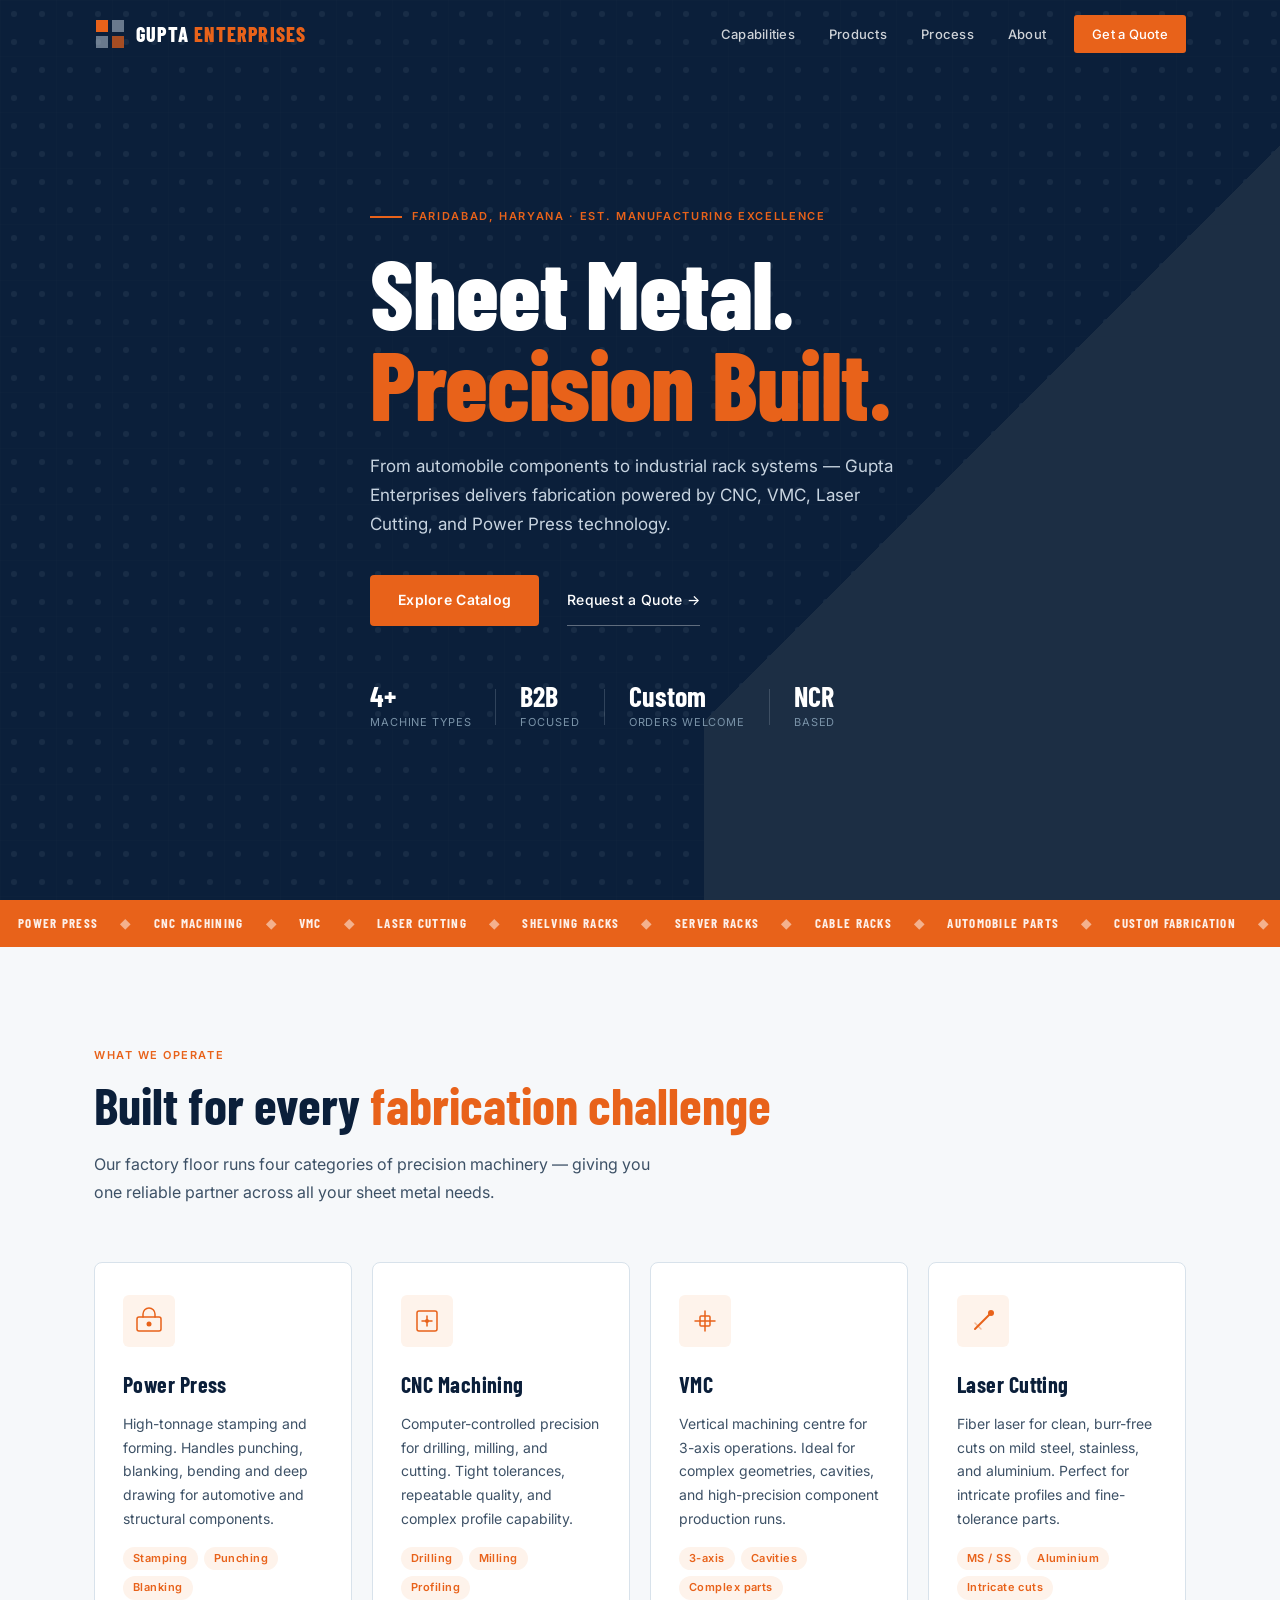
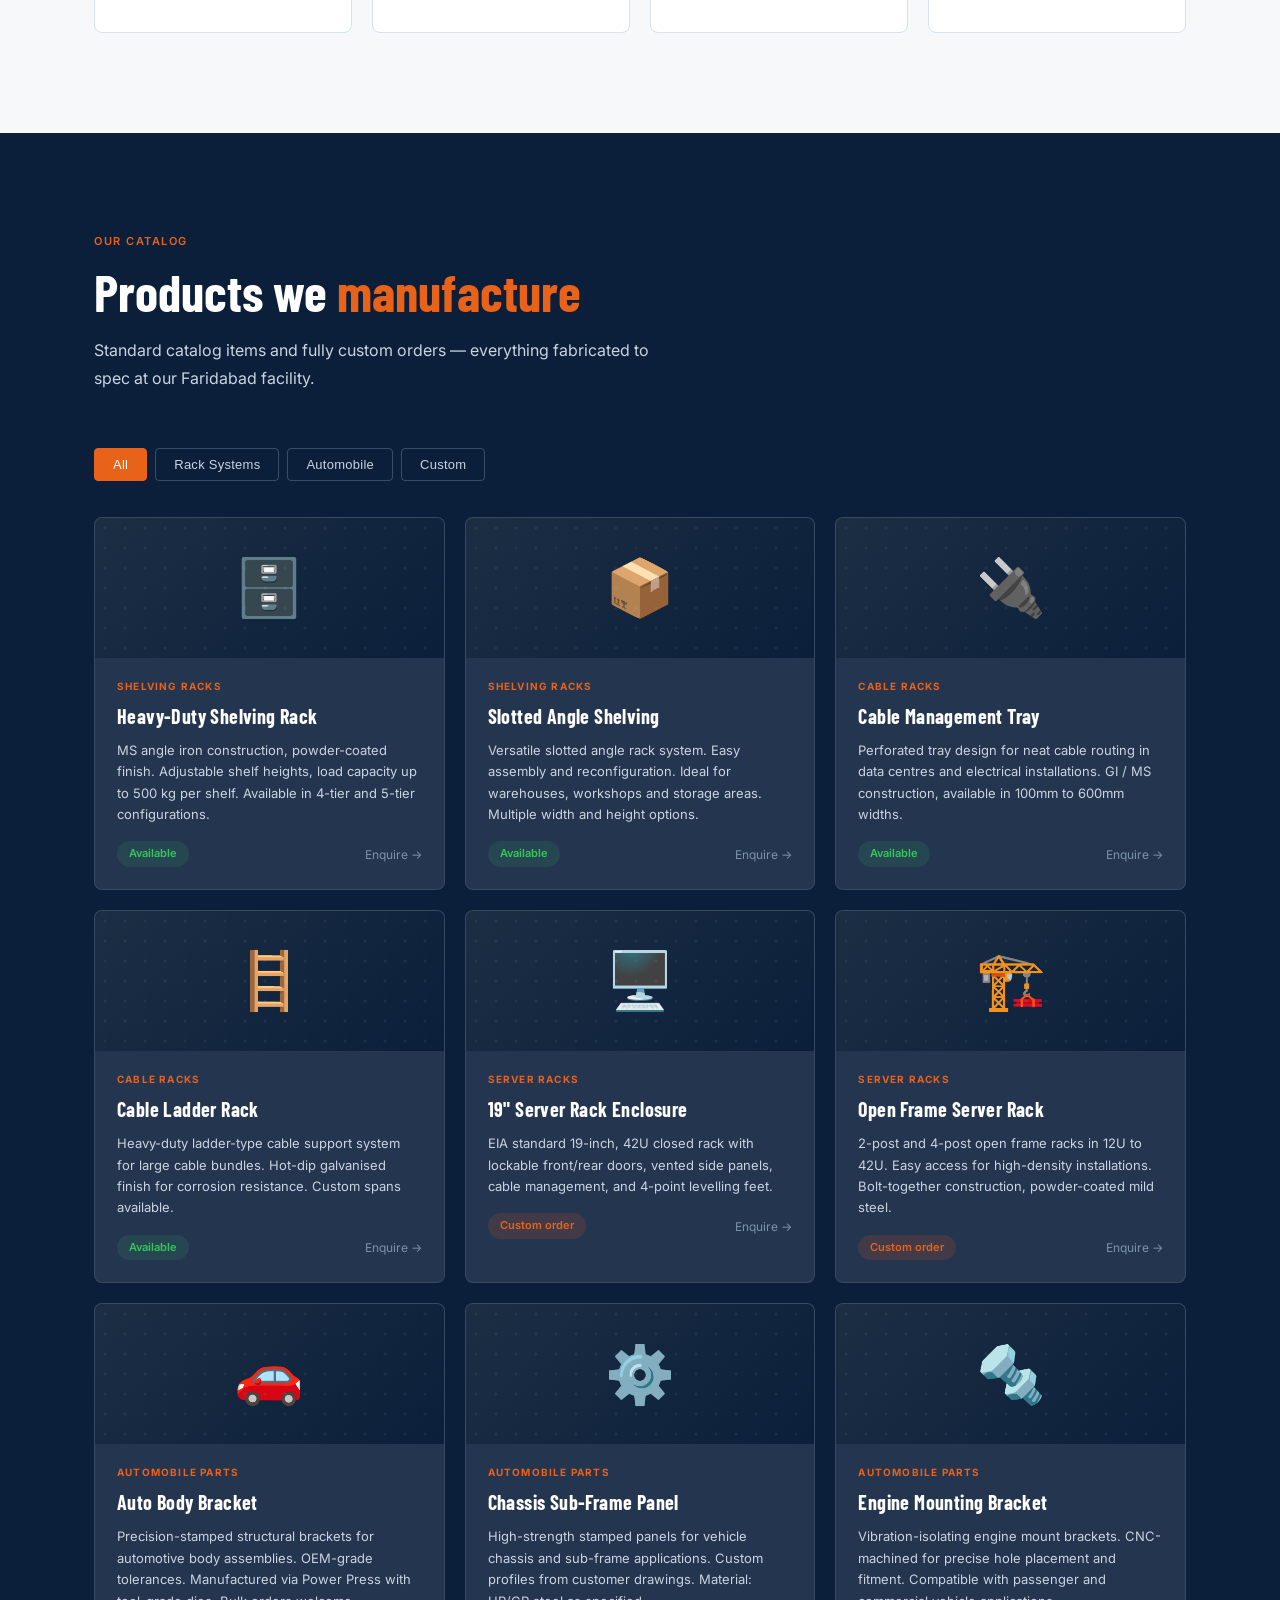
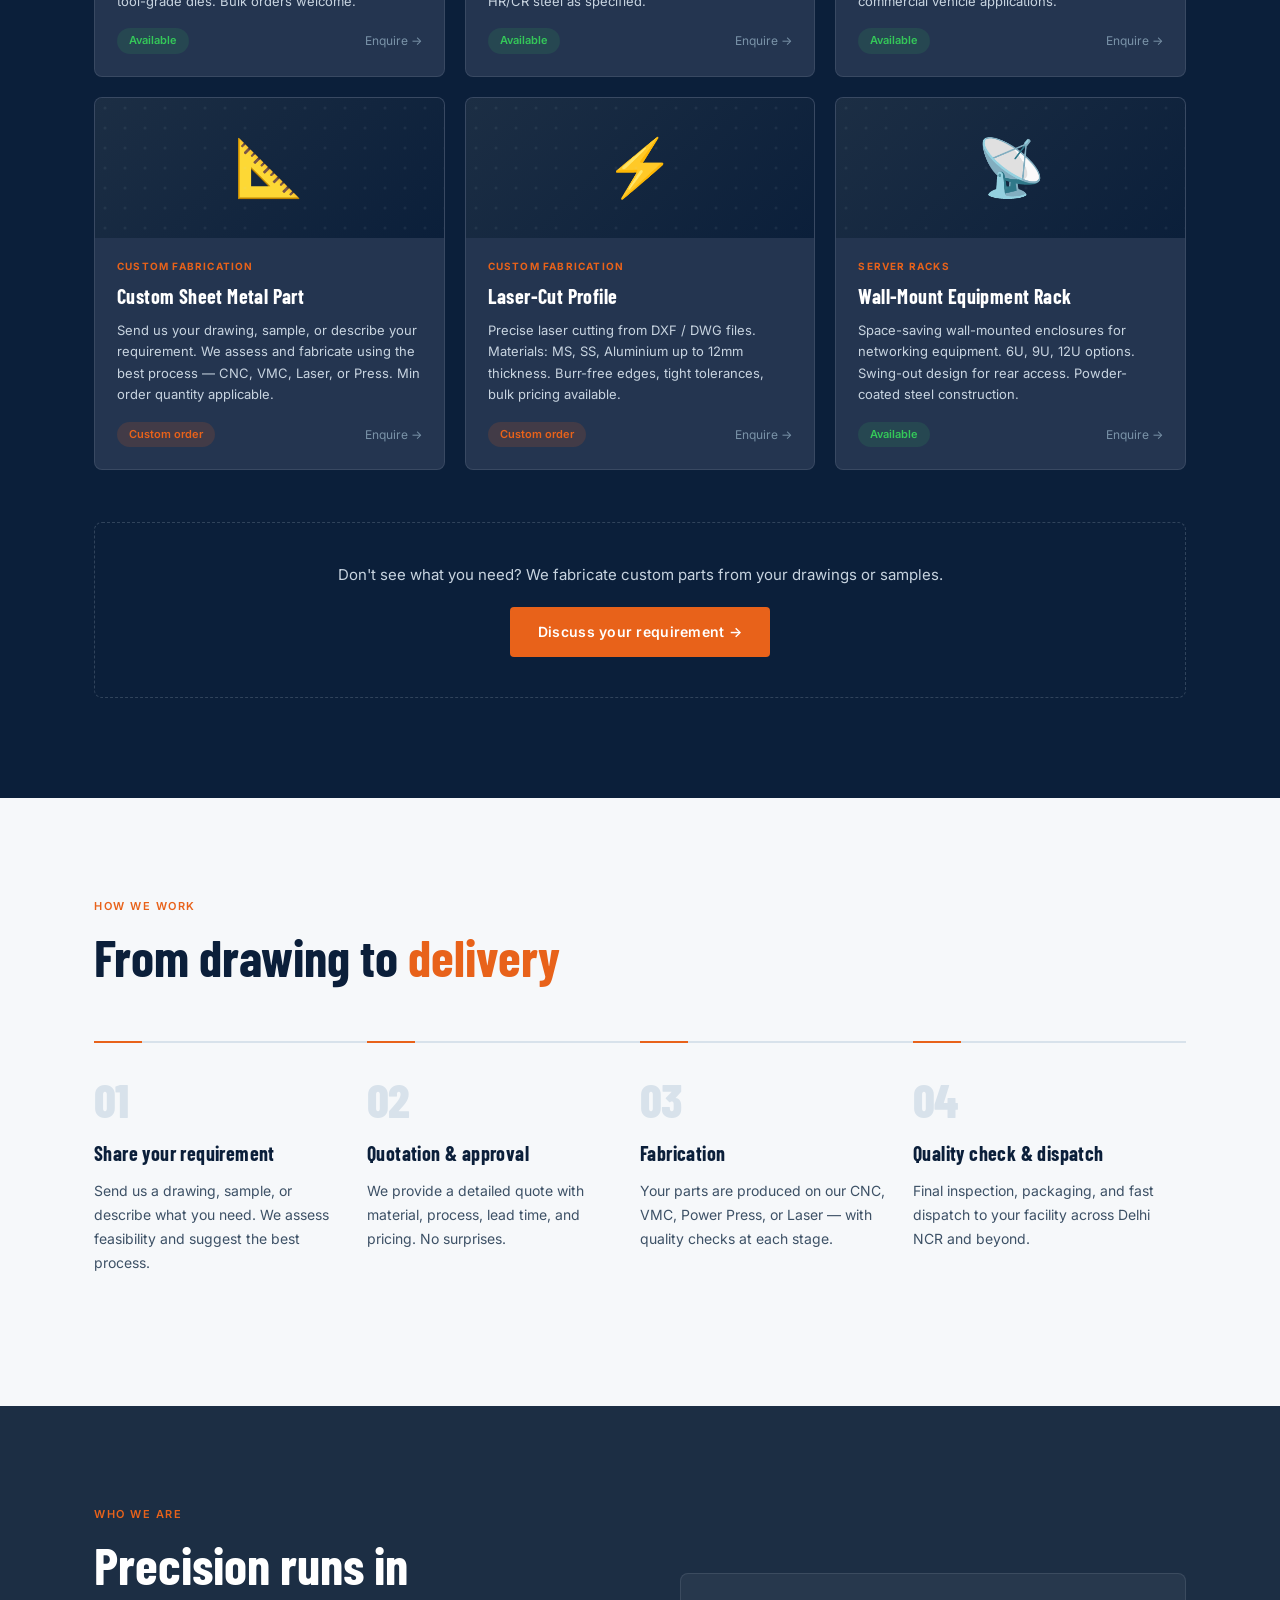
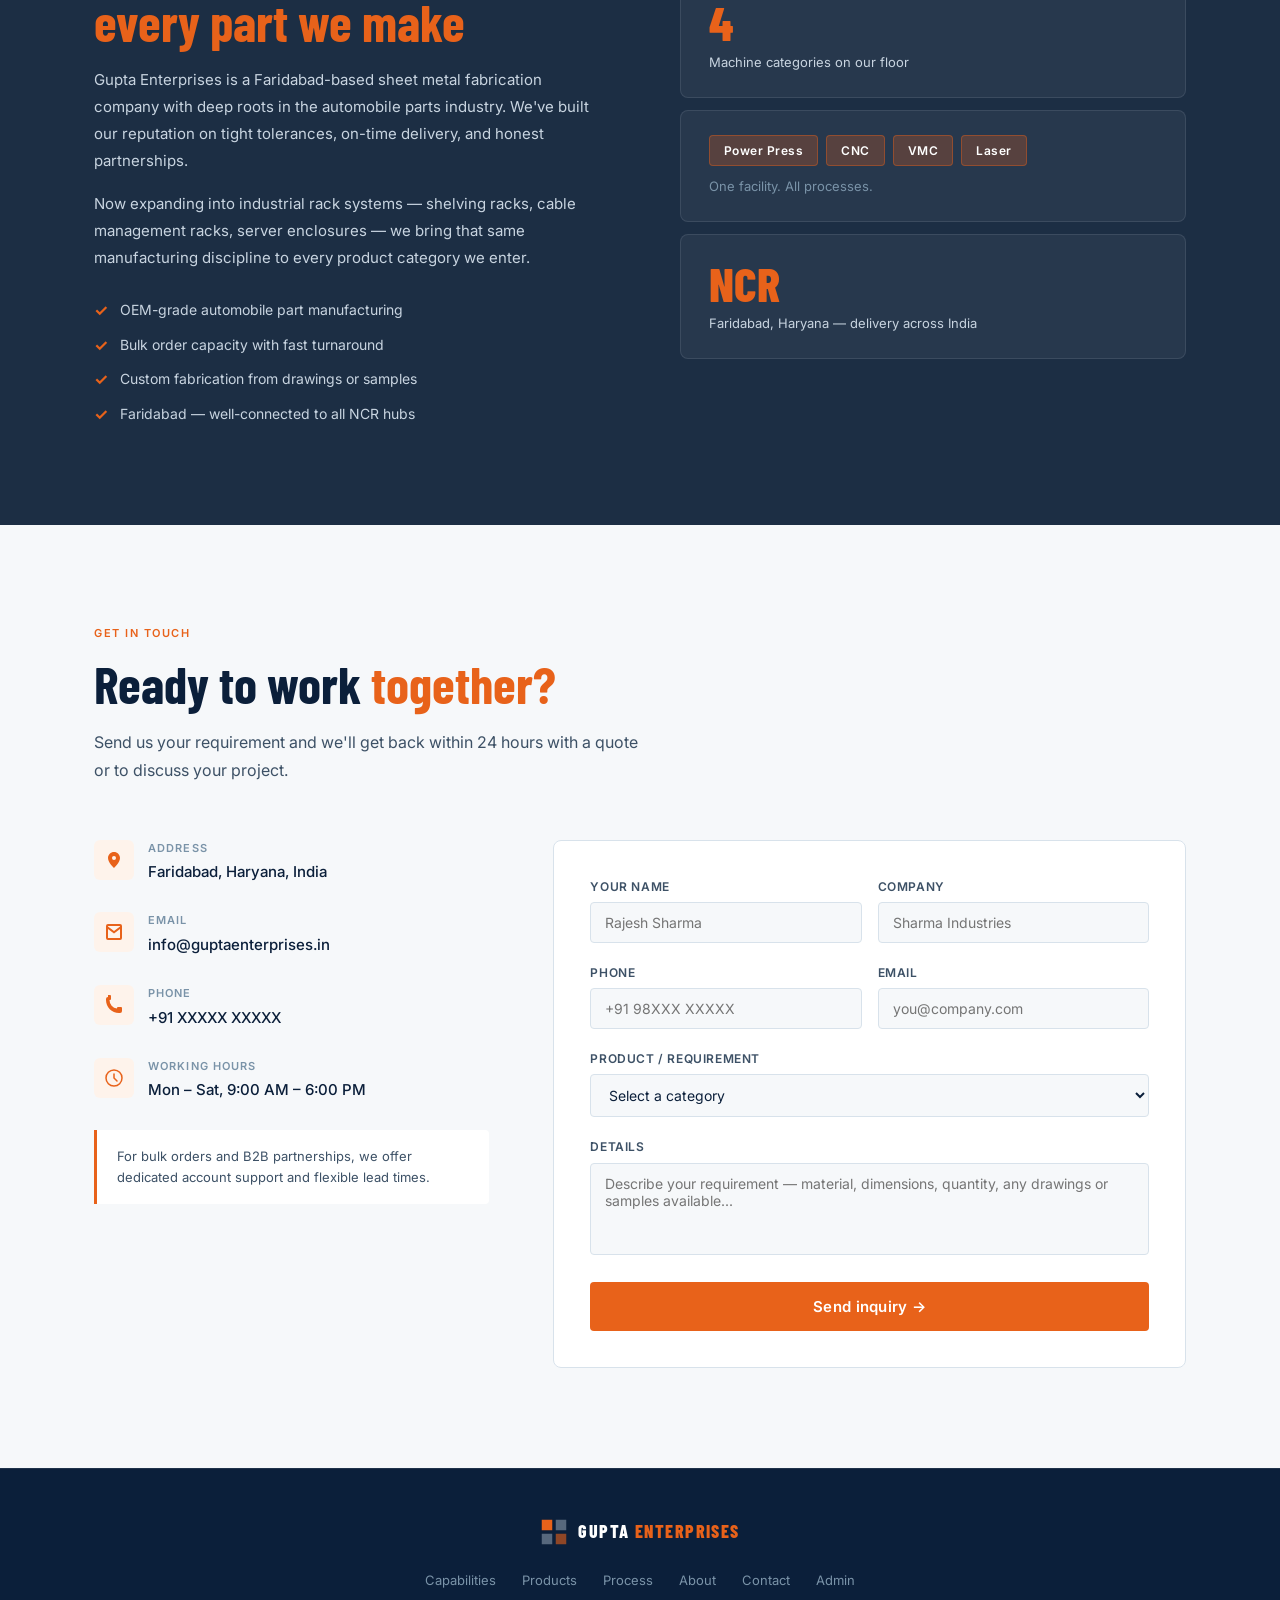
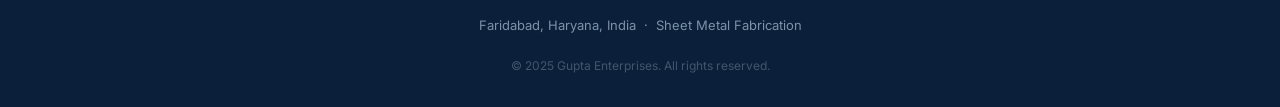
<file: index.html>
<!DOCTYPE html>
<html lang="en">
<head>
<meta charset="UTF-8">
<meta name="viewport" content="width=device-width, initial-scale=1.0">
<meta name="description" content="Gupta Enterprises — Precision sheet metal fabrication in Faridabad. Power Press, CNC, VMC, Laser Cutting. Automobile parts, shelving racks, cable racks, server racks.">
<title>Gupta Enterprises | Precision Sheet Metal Fabrication</title>
<link rel="preconnect" href="https://fonts.googleapis.com">
<link rel="preconnect" href="https://fonts.gstatic.com" crossorigin>
<link href="https://fonts.googleapis.com/css2?family=Barlow+Condensed:wght@400;600;700;800&family=Inter:wght@300;400;500;600&display=swap" rel="stylesheet">
<link rel="stylesheet" href="css/style.css">
</head>
<body>

<!-- NAVIGATION -->
<header id="navbar">
  <div class="nav-inner">
    <a href="index.html" class="nav-logo">
      <svg width="32" height="32" viewBox="0 0 32 32" fill="none" aria-hidden="true">
        <rect x="2" y="2" width="12" height="12" fill="#E8621A"/>
        <rect x="18" y="2" width="12" height="12" fill="#C8D4E0" opacity=".5"/>
        <rect x="2" y="18" width="12" height="12" fill="#C8D4E0" opacity=".5"/>
        <rect x="18" y="18" width="12" height="12" fill="#E8621A" opacity=".7"/>
      </svg>
      <span class="logo-text">GUPTA <span class="logo-accent">ENTERPRISES</span></span>
    </a>
    <nav class="nav-links" id="nav-links">
      <a href="#capabilities">Capabilities</a>
      <a href="#products">Products</a>
      <a href="#process">Process</a>
      <a href="#about">About</a>
      <a href="#contact" class="nav-cta">Get a Quote</a>
    </nav>
    <button class="hamburger" id="hamburger" aria-label="Open menu">
      <span></span><span></span><span></span>
    </button>
  </div>
</header>

<!-- HERO -->
<section id="hero">
  <div class="hero-metal-grid" aria-hidden="true">
    <svg class="metal-svg" xmlns="http://www.w3.org/2000/svg" width="100%" height="100%">
      <defs>
        <pattern id="perf" x="0" y="0" width="28" height="28" patternUnits="userSpaceOnUse">
          <circle cx="14" cy="14" r="3" fill="#C8D4E0" opacity="0.07"/>
        </pattern>
        <pattern id="grid" x="0" y="0" width="56" height="56" patternUnits="userSpaceOnUse">
          <rect width="56" height="56" fill="url(#perf)"/>
          <line x1="0" y1="0" x2="56" y2="0" stroke="#C8D4E0" stroke-width="0.3" opacity="0.06"/>
          <line x1="0" y1="0" x2="0" y2="56" stroke="#C8D4E0" stroke-width="0.3" opacity="0.06"/>
        </pattern>
      </defs>
      <rect width="100%" height="100%" fill="url(#grid)"/>
    </svg>
  </div>
  <div class="hero-diagonal" aria-hidden="true"></div>

  <div class="container hero-content">
    <div class="hero-eyebrow">Faridabad, Haryana · Est. Manufacturing Excellence</div>
    <h1 class="hero-headline">
      Sheet Metal.<br>
      <span class="headline-accent">Precision Built.</span>
    </h1>
    <p class="hero-sub">From automobile components to industrial rack systems — Gupta Enterprises delivers fabrication powered by CNC, VMC, Laser Cutting, and Power Press technology.</p>
    <div class="hero-actions">
      <a href="#products" class="btn-primary">Explore Catalog</a>
      <a href="#contact" class="btn-ghost">Request a Quote →</a>
    </div>
    <div class="hero-stats">
      <div class="stat">
        <span class="stat-num">4+</span>
        <span class="stat-label">Machine Types</span>
      </div>
      <div class="stat-div"></div>
      <div class="stat">
        <span class="stat-num">B2B</span>
        <span class="stat-label">Focused</span>
      </div>
      <div class="stat-div"></div>
      <div class="stat">
        <span class="stat-num">Custom</span>
        <span class="stat-label">Orders Welcome</span>
      </div>
      <div class="stat-div"></div>
      <div class="stat">
        <span class="stat-num">NCR</span>
        <span class="stat-label">Based</span>
      </div>
    </div>
  </div>
</section>

<!-- MARQUEE TICKER -->
<div class="ticker-wrap" aria-hidden="true">
  <div class="ticker">
    <span>POWER PRESS</span><span class="ticker-dot">◆</span>
    <span>CNC MACHINING</span><span class="ticker-dot">◆</span>
    <span>VMC</span><span class="ticker-dot">◆</span>
    <span>LASER CUTTING</span><span class="ticker-dot">◆</span>
    <span>SHELVING RACKS</span><span class="ticker-dot">◆</span>
    <span>SERVER RACKS</span><span class="ticker-dot">◆</span>
    <span>CABLE RACKS</span><span class="ticker-dot">◆</span>
    <span>AUTOMOBILE PARTS</span><span class="ticker-dot">◆</span>
    <span>CUSTOM FABRICATION</span><span class="ticker-dot">◆</span>
    <span>POWER PRESS</span><span class="ticker-dot">◆</span>
    <span>CNC MACHINING</span><span class="ticker-dot">◆</span>
    <span>VMC</span><span class="ticker-dot">◆</span>
    <span>LASER CUTTING</span><span class="ticker-dot">◆</span>
    <span>SHELVING RACKS</span><span class="ticker-dot">◆</span>
    <span>SERVER RACKS</span><span class="ticker-dot">◆</span>
    <span>CABLE RACKS</span><span class="ticker-dot">◆</span>
    <span>AUTOMOBILE PARTS</span><span class="ticker-dot">◆</span>
    <span>CUSTOM FABRICATION</span><span class="ticker-dot">◆</span>
  </div>
</div>

<!-- CAPABILITIES -->
<section id="capabilities" class="section-light">
  <div class="container">
    <div class="section-header">
      <div class="section-eyebrow">What we operate</div>
      <h2 class="section-title">Built for every <span class="text-accent">fabrication challenge</span></h2>
      <p class="section-desc">Our factory floor runs four categories of precision machinery — giving you one reliable partner across all your sheet metal needs.</p>
    </div>
    <div class="cap-grid">
      <div class="cap-card reveal">
        <div class="cap-icon-wrap">
          <svg width="28" height="28" viewBox="0 0 28 28" fill="none" aria-hidden="true"><rect x="2" y="10" width="24" height="14" rx="2" stroke="#E8621A" stroke-width="1.5"/><path d="M8 10V7a6 6 0 0112 0v3" stroke="#E8621A" stroke-width="1.5" stroke-linecap="round"/><circle cx="14" cy="17" r="2.5" fill="#E8621A"/></svg>
        </div>
        <h3>Power Press</h3>
        <p>High-tonnage stamping and forming. Handles punching, blanking, bending and deep drawing for automotive and structural components.</p>
        <div class="cap-tags"><span>Stamping</span><span>Punching</span><span>Blanking</span></div>
      </div>
      <div class="cap-card reveal">
        <div class="cap-icon-wrap">
          <svg width="28" height="28" viewBox="0 0 28 28" fill="none" aria-hidden="true"><rect x="4" y="4" width="20" height="20" rx="2" stroke="#E8621A" stroke-width="1.5"/><path d="M9 14h10M14 9v10" stroke="#E8621A" stroke-width="1.5" stroke-linecap="round"/><circle cx="14" cy="14" r="2" fill="#E8621A"/></svg>
        </div>
        <h3>CNC Machining</h3>
        <p>Computer-controlled precision for drilling, milling, and cutting. Tight tolerances, repeatable quality, and complex profile capability.</p>
        <div class="cap-tags"><span>Drilling</span><span>Milling</span><span>Profiling</span></div>
      </div>
      <div class="cap-card reveal">
        <div class="cap-icon-wrap">
          <svg width="28" height="28" viewBox="0 0 28 28" fill="none" aria-hidden="true"><path d="M14 4v20M4 14h20" stroke="#E8621A" stroke-width="1.5" stroke-linecap="round"/><rect x="9" y="9" width="10" height="10" rx="1" stroke="#E8621A" stroke-width="1.5"/></svg>
        </div>
        <h3>VMC</h3>
        <p>Vertical machining centre for 3-axis operations. Ideal for complex geometries, cavities, and high-precision component production runs.</p>
        <div class="cap-tags"><span>3-axis</span><span>Cavities</span><span>Complex parts</span></div>
      </div>
      <div class="cap-card reveal">
        <div class="cap-icon-wrap">
          <svg width="28" height="28" viewBox="0 0 28 28" fill="none" aria-hidden="true"><path d="M6 22L22 6" stroke="#E8621A" stroke-width="2" stroke-linecap="round"/><circle cx="22" cy="6" r="3" fill="#E8621A"/><path d="M6 16l6 6" stroke="#E8621A" stroke-width="1.5" stroke-linecap="round" opacity=".4"/></svg>
        </div>
        <h3>Laser Cutting</h3>
        <p>Fiber laser for clean, burr-free cuts on mild steel, stainless, and aluminium. Perfect for intricate profiles and fine-tolerance parts.</p>
        <div class="cap-tags"><span>MS / SS</span><span>Aluminium</span><span>Intricate cuts</span></div>
      </div>
    </div>
  </div>
</section>

<!-- PRODUCTS -->
<section id="products" class="section-dark">
  <div class="container">
    <div class="section-header light">
      <div class="section-eyebrow light">Our catalog</div>
      <h2 class="section-title light">Products we <span class="text-accent">manufacture</span></h2>
      <p class="section-desc light">Standard catalog items and fully custom orders — everything fabricated to spec at our Faridabad facility.</p>
    </div>
    <div class="filter-row">
      <button class="filter-btn active" data-filter="all">All</button>
      <button class="filter-btn" data-filter="rack">Rack Systems</button>
      <button class="filter-btn" data-filter="auto">Automobile</button>
      <button class="filter-btn" data-filter="custom">Custom</button>
    </div>
    <div class="products-grid" id="products-grid">
      <!-- Injected by JS -->
    </div>
    <div class="catalog-cta">
      <p>Don't see what you need? We fabricate custom parts from your drawings or samples.</p>
      <a href="#contact" class="btn-primary">Discuss your requirement →</a>
    </div>
  </div>
</section>

<!-- PROCESS -->
<section id="process" class="section-light">
  <div class="container">
    <div class="section-header">
      <div class="section-eyebrow">How we work</div>
      <h2 class="section-title">From drawing to <span class="text-accent">delivery</span></h2>
    </div>
    <div class="process-track">
      <div class="process-line" aria-hidden="true"></div>
      <div class="process-step reveal">
        <div class="process-num">01</div>
        <div class="process-body">
          <h3>Share your requirement</h3>
          <p>Send us a drawing, sample, or describe what you need. We assess feasibility and suggest the best process.</p>
        </div>
      </div>
      <div class="process-step reveal">
        <div class="process-num">02</div>
        <div class="process-body">
          <h3>Quotation & approval</h3>
          <p>We provide a detailed quote with material, process, lead time, and pricing. No surprises.</p>
        </div>
      </div>
      <div class="process-step reveal">
        <div class="process-num">03</div>
        <div class="process-body">
          <h3>Fabrication</h3>
          <p>Your parts are produced on our CNC, VMC, Power Press, or Laser — with quality checks at each stage.</p>
        </div>
      </div>
      <div class="process-step reveal">
        <div class="process-num">04</div>
        <div class="process-body">
          <h3>Quality check & dispatch</h3>
          <p>Final inspection, packaging, and fast dispatch to your facility across Delhi NCR and beyond.</p>
        </div>
      </div>
    </div>
  </div>
</section>

<!-- ABOUT -->
<section id="about" class="section-steel">
  <div class="container about-grid">
    <div class="about-left reveal">
      <div class="section-eyebrow light">Who we are</div>
      <h2 class="section-title light">Precision runs in<br><span class="text-accent">every part we make</span></h2>
      <p class="about-text">Gupta Enterprises is a Faridabad-based sheet metal fabrication company with deep roots in the automobile parts industry. We've built our reputation on tight tolerances, on-time delivery, and honest partnerships.</p>
      <p class="about-text">Now expanding into industrial rack systems — shelving racks, cable management racks, server enclosures — we bring that same manufacturing discipline to every product category we enter.</p>
      <div class="about-highlights">
        <div class="highlight"><span class="hl-icon">✓</span><span>OEM-grade automobile part manufacturing</span></div>
        <div class="highlight"><span class="hl-icon">✓</span><span>Bulk order capacity with fast turnaround</span></div>
        <div class="highlight"><span class="hl-icon">✓</span><span>Custom fabrication from drawings or samples</span></div>
        <div class="highlight"><span class="hl-icon">✓</span><span>Faridabad — well-connected to all NCR hubs</span></div>
      </div>
    </div>
    <div class="about-right reveal">
      <div class="about-visual">
        <div class="av-card av-top">
          <div class="av-num">4</div>
          <div class="av-label">Machine categories on our floor</div>
        </div>
        <div class="av-card av-mid">
          <div class="av-icon-row">
            <div class="av-chip">Power Press</div>
            <div class="av-chip">CNC</div>
            <div class="av-chip">VMC</div>
            <div class="av-chip">Laser</div>
          </div>
          <p class="av-sub">One facility. All processes.</p>
        </div>
        <div class="av-card av-bot">
          <div class="av-num">NCR</div>
          <div class="av-label">Faridabad, Haryana — delivery across India</div>
        </div>
      </div>
    </div>
  </div>
</section>

<!-- CONTACT -->
<section id="contact" class="section-light">
  <div class="container">
    <div class="section-header">
      <div class="section-eyebrow">Get in touch</div>
      <h2 class="section-title">Ready to work <span class="text-accent">together?</span></h2>
      <p class="section-desc">Send us your requirement and we'll get back within 24 hours with a quote or to discuss your project.</p>
    </div>
    <div class="contact-layout">
      <div class="contact-info reveal">
        <div class="ci-block">
          <div class="ci-icon">
            <svg width="20" height="20" viewBox="0 0 20 20" fill="none" aria-hidden="true"><path d="M10 2C6.686 2 4 4.686 4 8c0 4.5 6 10 6 10s6-5.5 6-10c0-3.314-2.686-6-6-6zm0 8a2 2 0 110-4 2 2 0 010 4z" fill="#E8621A"/></svg>
          </div>
          <div>
            <div class="ci-label">Address</div>
            <div class="ci-value">Faridabad, Haryana, India</div>
          </div>
        </div>
        <div class="ci-block">
          <div class="ci-icon">
            <svg width="20" height="20" viewBox="0 0 20 20" fill="none" aria-hidden="true"><path d="M2 4a2 2 0 012-2h12a2 2 0 012 2v12a2 2 0 01-2 2H4a2 2 0 01-2-2V4zm2 0v.5l6 4.5 6-4.5V4H4zm0 3v9h12V7l-6 4.5L4 7z" fill="#E8621A"/></svg>
          </div>
          <div>
            <div class="ci-label">Email</div>
            <div class="ci-value">info@guptaenterprises.in</div>
          </div>
        </div>
        <div class="ci-block">
          <div class="ci-icon">
            <svg width="20" height="20" viewBox="0 0 20 20" fill="none" aria-hidden="true"><path d="M4 2a2 2 0 00-2 2v1c0 7.18 5.82 13 13 13h1a2 2 0 002-2v-3a1 1 0 00-1-1h-3a1 1 0 00-1 1v.5A8.5 8.5 0 015.5 5H6a1 1 0 001-1V1a1 1 0 00-1-1H4z" fill="#E8621A"/></svg>
          </div>
          <div>
            <div class="ci-label">Phone</div>
            <div class="ci-value">+91 XXXXX XXXXX</div>
          </div>
        </div>
        <div class="ci-block">
          <div class="ci-icon">
            <svg width="20" height="20" viewBox="0 0 20 20" fill="none" aria-hidden="true"><circle cx="10" cy="10" r="8" stroke="#E8621A" stroke-width="1.5"/><path d="M10 6v4l3 3" stroke="#E8621A" stroke-width="1.5" stroke-linecap="round"/></svg>
          </div>
          <div>
            <div class="ci-label">Working hours</div>
            <div class="ci-value">Mon – Sat, 9:00 AM – 6:00 PM</div>
          </div>
        </div>
        <div class="ci-note">
          For bulk orders and B2B partnerships, we offer dedicated account support and flexible lead times.
        </div>
      </div>
      <form class="contact-form reveal" id="contact-form" onsubmit="submitForm(event)">
        <div class="form-row half">
          <div class="form-field">
            <label for="c-name">Your name</label>
            <input type="text" id="c-name" placeholder="Rajesh Sharma" required>
          </div>
          <div class="form-field">
            <label for="c-company">Company</label>
            <input type="text" id="c-company" placeholder="Sharma Industries">
          </div>
        </div>
        <div class="form-row half">
          <div class="form-field">
            <label for="c-phone">Phone</label>
            <input type="tel" id="c-phone" placeholder="+91 98XXX XXXXX" required>
          </div>
          <div class="form-field">
            <label for="c-email">Email</label>
            <input type="email" id="c-email" placeholder="you@company.com">
          </div>
        </div>
        <div class="form-field">
          <label for="c-product">Product / requirement</label>
          <select id="c-product">
            <option value="">Select a category</option>
            <option>Shelving rack</option>
            <option>Cable rack</option>
            <option>Server rack</option>
            <option>Automobile part</option>
            <option>Custom fabrication</option>
            <option>Other</option>
          </select>
        </div>
        <div class="form-field">
          <label for="c-msg">Details</label>
          <textarea id="c-msg" rows="4" placeholder="Describe your requirement — material, dimensions, quantity, any drawings or samples available..."></textarea>
        </div>
        <button type="submit" class="btn-primary submit-btn">Send inquiry →</button>
        <div class="form-success" id="form-success">
          ✓ Inquiry sent! We'll respond within 24 hours.
        </div>
      </form>
    </div>
  </div>
</section>

<!-- FOOTER -->
<footer id="footer">
  <div class="container footer-inner">
    <div class="footer-brand">
      <svg width="28" height="28" viewBox="0 0 32 32" fill="none" aria-hidden="true">
        <rect x="2" y="2" width="12" height="12" fill="#E8621A"/>
        <rect x="18" y="2" width="12" height="12" fill="#C8D4E0" opacity=".4"/>
        <rect x="2" y="18" width="12" height="12" fill="#C8D4E0" opacity=".4"/>
        <rect x="18" y="18" width="12" height="12" fill="#E8621A" opacity=".6"/>
      </svg>
      <span>GUPTA <span style="color:#E8621A">ENTERPRISES</span></span>
    </div>
    <div class="footer-links">
      <a href="#capabilities">Capabilities</a>
      <a href="#products">Products</a>
      <a href="#process">Process</a>
      <a href="#about">About</a>
      <a href="#contact">Contact</a>
      <a href="admin/index.html">Admin</a>
    </div>
    <div class="footer-address">Faridabad, Haryana, India &nbsp;·&nbsp; Sheet Metal Fabrication</div>
    <div class="footer-copy">© 2025 Gupta Enterprises. All rights reserved.</div>
  </div>
</footer>

<script src="js/products.js"></script>
<script src="js/main.js"></script>
</body>
</html>
</file>
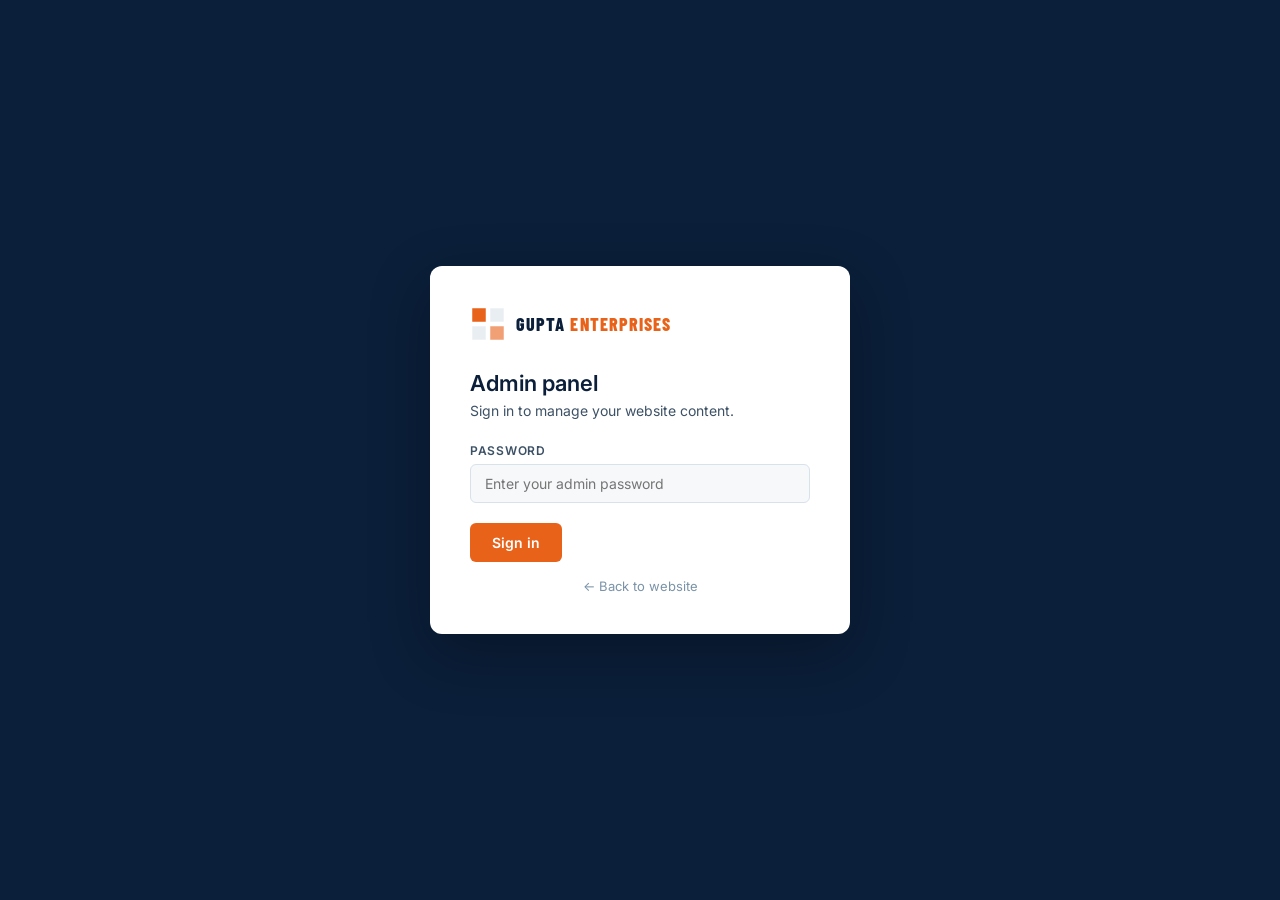
<file: admin/index.html>
<!DOCTYPE html>
<html lang="en">
<head>
<meta charset="UTF-8">
<meta name="viewport" content="width=device-width, initial-scale=1.0">
<title>Admin Panel — Gupta Enterprises</title>
<link rel="preconnect" href="https://fonts.googleapis.com">
<link rel="preconnect" href="https://fonts.gstatic.com" crossorigin>
<link href="https://fonts.googleapis.com/css2?family=Barlow+Condensed:wght@600;700;800&family=Inter:wght@300;400;500;600&display=swap" rel="stylesheet">
<link rel="stylesheet" href="admin.css">
</head>
<body>

<!-- ── LOGIN SCREEN ─────────────────────────────────── -->
<div id="login-screen">
  <div class="login-box">
    <div class="login-logo">
      <svg width="36" height="36" viewBox="0 0 32 32" fill="none" aria-hidden="true">
        <rect x="2" y="2" width="12" height="12" fill="#E8621A"/>
        <rect x="18" y="2" width="12" height="12" fill="#C8D4E0" opacity=".4"/>
        <rect x="2" y="18" width="12" height="12" fill="#C8D4E0" opacity=".4"/>
        <rect x="18" y="18" width="12" height="12" fill="#E8621A" opacity=".6"/>
      </svg>
      <span class="login-brand">GUPTA <span>ENTERPRISES</span></span>
    </div>
    <h1>Admin panel</h1>
    <p>Sign in to manage your website content.</p>
    <div class="login-err" id="login-err">Incorrect password. Please try again.</div>
    <div class="field">
      <label for="admin-pw">Password</label>
      <input type="password" id="admin-pw" placeholder="Enter your admin password"
             onkeydown="if(event.key==='Enter')doLogin()">
    </div>
    <button class="btn-primary" onclick="doLogin()">Sign in</button>
    <a href="../index.html" class="back-link">← Back to website</a>
  </div>
</div>

<!-- ── ADMIN PANEL ───────────────────────────────────── -->
<div id="admin-panel" style="display:none">
  <aside class="sidebar">
    <div class="sb-logo">
      <svg width="28" height="28" viewBox="0 0 32 32" fill="none" aria-hidden="true">
        <rect x="2" y="2" width="12" height="12" fill="#E8621A"/>
        <rect x="18" y="2" width="12" height="12" fill="#C8D4E0" opacity=".3"/>
        <rect x="2" y="18" width="12" height="12" fill="#C8D4E0" opacity=".3"/>
        <rect x="18" y="18" width="12" height="12" fill="#E8621A" opacity=".6"/>
      </svg>
      <span>GE Admin</span>
    </div>
    <nav class="sb-nav">
      <a href="#" class="sb-link active" data-tab="dashboard" onclick="showTab('dashboard',this)">
        <svg width="16" height="16" viewBox="0 0 16 16" fill="none" aria-hidden="true"><rect x="1" y="1" width="6" height="6" rx="1" fill="currentColor" opacity=".5"/><rect x="9" y="1" width="6" height="6" rx="1" fill="currentColor"/><rect x="1" y="9" width="6" height="6" rx="1" fill="currentColor"/><rect x="9" y="9" width="6" height="6" rx="1" fill="currentColor" opacity=".5"/></svg>
        Dashboard
      </a>
      <a href="#" class="sb-link" data-tab="products" onclick="showTab('products',this)">
        <svg width="16" height="16" viewBox="0 0 16 16" fill="none" aria-hidden="true"><rect x="1" y="1" width="14" height="4" rx="1" stroke="currentColor" stroke-width="1.2"/><rect x="1" y="7" width="14" height="4" rx="1" stroke="currentColor" stroke-width="1.2"/><rect x="1" y="13" width="8" height="2" rx="1" fill="currentColor"/></svg>
        Products
      </a>
      <a href="#" class="sb-link" data-tab="add" onclick="showTab('add',this)">
        <svg width="16" height="16" viewBox="0 0 16 16" fill="none" aria-hidden="true"><circle cx="8" cy="8" r="7" stroke="currentColor" stroke-width="1.2"/><path d="M8 5v6M5 8h6" stroke="currentColor" stroke-width="1.5" stroke-linecap="round"/></svg>
        Add product
      </a>
      <a href="#" class="sb-link" data-tab="settings" onclick="showTab('settings',this)">
        <svg width="16" height="16" viewBox="0 0 16 16" fill="none" aria-hidden="true"><circle cx="8" cy="8" r="2.5" stroke="currentColor" stroke-width="1.2"/><path d="M8 1v2M8 13v2M1 8h2M13 8h2M2.93 2.93l1.41 1.41M11.66 11.66l1.41 1.41M2.93 13.07l1.41-1.41M11.66 4.34l1.41-1.41" stroke="currentColor" stroke-width="1.2" stroke-linecap="round"/></svg>
        Settings
      </a>
    </nav>
    <div class="sb-footer">
      <a href="../index.html" class="sb-link">
        <svg width="16" height="16" viewBox="0 0 16 16" fill="none" aria-hidden="true"><path d="M6 8H14M11 5l3 3-3 3M6 3H2a1 1 0 00-1 1v8a1 1 0 001 1h4" stroke="currentColor" stroke-width="1.2" stroke-linecap="round" stroke-linejoin="round"/></svg>
        View website
      </a>
      <button class="sb-link logout-btn" onclick="doLogout()">
        <svg width="16" height="16" viewBox="0 0 16 16" fill="none" aria-hidden="true"><path d="M10 8H2M5 5l-3 3 3 3M10 3h4a1 1 0 011 1v8a1 1 0 01-1 1h-4" stroke="currentColor" stroke-width="1.2" stroke-linecap="round" stroke-linejoin="round"/></svg>
        Sign out
      </button>
    </div>
  </aside>

  <main class="main-area">

    <!-- DASHBOARD TAB -->
    <div class="tab-content active" id="tab-dashboard">
      <div class="page-header">
        <div>
          <h2>Dashboard</h2>
          <p>Welcome back. Here's an overview of your catalog.</p>
        </div>
      </div>
      <div class="stat-cards">
        <div class="stat-card">
          <div class="sc-label">Total products</div>
          <div class="sc-num" id="dash-total">0</div>
        </div>
        <div class="stat-card">
          <div class="sc-label">Available</div>
          <div class="sc-num green" id="dash-avail">0</div>
        </div>
        <div class="stat-card">
          <div class="sc-label">Custom order</div>
          <div class="sc-num orange" id="dash-custom">0</div>
        </div>
        <div class="stat-card">
          <div class="sc-label">Categories</div>
          <div class="sc-num" id="dash-cats">0</div>
        </div>
      </div>
      <div class="dash-recent">
        <h3>Recent products</h3>
        <div id="dash-list"></div>
      </div>
    </div>

    <!-- PRODUCTS TAB -->
    <div class="tab-content" id="tab-products">
      <div class="page-header">
        <div>
          <h2>All products</h2>
          <p>Click edit to modify or delete to remove a product.</p>
        </div>
        <button class="btn-primary" onclick="showTab('add',document.querySelector('[data-tab=add]'))">+ Add product</button>
      </div>
      <div class="toast" id="del-toast">Product deleted.</div>
      <div id="product-table"></div>
    </div>

    <!-- ADD/EDIT TAB -->
    <div class="tab-content" id="tab-add">
      <div class="page-header">
        <div>
          <h2 id="form-title">Add new product</h2>
          <p>Fill in the details and save. The product appears on your website immediately.</p>
        </div>
      </div>
      <div class="toast" id="save-toast">Product saved successfully!</div>
      <div class="form-card">
        <input type="hidden" id="edit-id">
        <div class="form-2col">
          <div class="field">
            <label for="f-name">Product name <span class="req">*</span></label>
            <input type="text" id="f-name" placeholder="e.g. Heavy-Duty Shelving Rack">
          </div>
          <div class="field">
            <label for="f-cat">Category <span class="req">*</span></label>
            <select id="f-cat">
              <option value="">Select category</option>
              <option>Shelving Racks</option>
              <option>Cable Racks</option>
              <option>Server Racks</option>
              <option>Automobile Parts</option>
              <option>Custom Fabrication</option>
              <option>Other</option>
            </select>
          </div>
        </div>
        <div class="field">
          <label for="f-desc">Description <span class="req">*</span></label>
          <textarea id="f-desc" rows="4" placeholder="Describe the product — material, dimensions, specifications, use case..."></textarea>
        </div>
        <div class="form-2col">
          <div class="field">
            <label for="f-icon">Icon (emoji)</label>
            <input type="text" id="f-icon" placeholder="🗄️" maxlength="4" style="font-size:22px">
            <div class="field-hint">Paste any emoji — it displays on the product card.</div>
          </div>
          <div class="field">
            <label for="f-filter">Filter category</label>
            <select id="f-filter">
              <option value="rack">Rack Systems</option>
              <option value="auto">Automobile</option>
              <option value="custom">Custom</option>
            </select>
            <div class="field-hint">Controls which filter button shows this product.</div>
          </div>
        </div>
        <div class="field">
          <label for="f-status">Availability status</label>
          <div class="status-group">
            <label class="status-opt">
              <input type="radio" name="status" value="Available" checked> Available
            </label>
            <label class="status-opt">
              <input type="radio" name="status" value="Custom order"> Custom order
            </label>
            <label class="status-opt">
              <input type="radio" name="status" value="Out of stock"> Out of stock
            </label>
          </div>
        </div>
        <div class="form-actions">
          <button class="btn-primary" onclick="saveProduct()">Save product</button>
          <button class="btn-cancel" id="cancel-btn" onclick="cancelEdit()" style="display:none">Cancel edit</button>
        </div>
      </div>
    </div>

    <!-- SETTINGS TAB -->
    <div class="tab-content" id="tab-settings">
      <div class="page-header">
        <div>
          <h2>Site settings</h2>
          <p>Update your contact details and admin password.</p>
        </div>
      </div>
      <div class="toast" id="settings-toast">Settings saved!</div>
      <div class="form-card">
        <h3 class="form-section-title">Contact information</h3>
        <div class="form-2col">
          <div class="field">
            <label for="s-phone">Phone number</label>
            <input type="text" id="s-phone" placeholder="+91 XXXXX XXXXX">
          </div>
          <div class="field">
            <label for="s-email">Email address</label>
            <input type="email" id="s-email" placeholder="info@guptaenterprises.in">
          </div>
        </div>
        <div class="field">
          <label for="s-address">Address</label>
          <input type="text" id="s-address" placeholder="Faridabad, Haryana, India">
        </div>
        <div class="divider"></div>
        <h3 class="form-section-title">Security</h3>
        <div class="form-2col">
          <div class="field">
            <label for="s-pass">New admin password</label>
            <input type="password" id="s-pass" placeholder="Leave blank to keep current">
          </div>
          <div class="field">
            <label for="s-pass2">Confirm new password</label>
            <input type="password" id="s-pass2" placeholder="Repeat new password">
          </div>
        </div>
        <div class="field-hint" style="margin-bottom:20px">Default password is <code>admin123</code>. Change it before sharing the admin link.</div>
        <button class="btn-primary" onclick="saveSettings()">Save settings</button>
      </div>
    </div>

  </main>
</div>

<script>
// ─── DATA HELPERS ─────────────────────────────────────────────────────────────
const DEFAULT_PRODUCTS = [
  {id:1,name:"Heavy-Duty Shelving Rack",cat:"Shelving Racks",filter:"rack",desc:"MS angle iron construction, powder-coated finish. Adjustable shelf heights, load capacity up to 500 kg per shelf.",icon:"🗄️",status:"Available"},
  {id:2,name:"Slotted Angle Shelving",cat:"Shelving Racks",filter:"rack",desc:"Versatile slotted angle rack system. Easy assembly and reconfiguration. Ideal for warehouses, workshops and storage areas.",icon:"📦",status:"Available"},
  {id:3,name:"Cable Management Tray",cat:"Cable Racks",filter:"rack",desc:"Perforated tray design for neat cable routing in data centres and electrical installations. GI / MS construction.",icon:"🔌",status:"Available"},
  {id:4,name:"Cable Ladder Rack",cat:"Cable Racks",filter:"rack",desc:"Heavy-duty ladder-type cable support system for large cable bundles. Hot-dip galvanised finish for corrosion resistance.",icon:"🪜",status:"Available"},
  {id:5,name:"19\" Server Rack Enclosure",cat:"Server Racks",filter:"rack",desc:"EIA standard 19-inch, 42U closed rack with lockable front/rear doors, vented side panels, cable management.",icon:"🖥️",status:"Custom order"},
  {id:6,name:"Open Frame Server Rack",cat:"Server Racks",filter:"rack",desc:"2-post and 4-post open frame racks in 12U to 42U. Easy access for high-density installations.",icon:"🏗️",status:"Custom order"},
  {id:7,name:"Auto Body Bracket",cat:"Automobile Parts",filter:"auto",desc:"Precision-stamped structural brackets for automotive body assemblies. OEM-grade tolerances.",icon:"🚗",status:"Available"},
  {id:8,name:"Chassis Sub-Frame Panel",cat:"Automobile Parts",filter:"auto",desc:"High-strength stamped panels for vehicle chassis and sub-frame applications. Custom profiles available.",icon:"⚙️",status:"Available"},
  {id:9,name:"Engine Mounting Bracket",cat:"Automobile Parts",filter:"auto",desc:"Vibration-isolating engine mount brackets. CNC-machined for precise hole placement and fitment.",icon:"🔩",status:"Available"},
  {id:10,name:"Custom Sheet Metal Part",cat:"Custom Fabrication",filter:"custom",desc:"Send us your drawing, sample, or describe your requirement. Fabricated via CNC, VMC, Laser, or Press.",icon:"📐",status:"Custom order"},
  {id:11,name:"Laser-Cut Profile",cat:"Custom Fabrication",filter:"custom",desc:"Precise laser cutting from DXF / DWG files. Materials: MS, SS, Aluminium up to 12mm thickness.",icon:"⚡",status:"Custom order"},
  {id:12,name:"Wall-Mount Equipment Rack",cat:"Server Racks",filter:"rack",desc:"Space-saving wall-mounted enclosures for networking equipment. 6U, 9U, 12U options.",icon:"📡",status:"Available"}
];

function getProducts() {
  try { const d = localStorage.getItem("ge_products_v2"); return d ? JSON.parse(d) : [...DEFAULT_PRODUCTS]; }
  catch(e) { return [...DEFAULT_PRODUCTS]; }
}
function setProducts(p) { try { localStorage.setItem("ge_products_v2", JSON.stringify(p)); } catch(e){} }
function getSettings() {
  try { const d = localStorage.getItem("ge_settings_v2"); return d ? JSON.parse(d) : {phone:"",email:"",address:"",pass:"admin123"}; }
  catch(e) { return {phone:"",email:"",address:"",pass:"admin123"}; }
}
function setSettings(s) { try { localStorage.setItem("ge_settings_v2", JSON.stringify(s)); } catch(e){} }

// ─── LOGIN ────────────────────────────────────────────────────────────────────
function doLogin() {
  const pw = document.getElementById("admin-pw").value;
  const s  = getSettings();
  if (pw === s.pass) {
    document.getElementById("login-screen").style.display = "none";
    document.getElementById("admin-panel").style.display  = "flex";
    refreshDashboard();
    renderTable();
    loadSettings();
  } else {
    document.getElementById("login-err").style.display = "block";
  }
}
function doLogout() {
  document.getElementById("login-screen").style.display = "flex";
  document.getElementById("admin-panel").style.display  = "none";
  document.getElementById("admin-pw").value = "";
}
document.getElementById("admin-pw").addEventListener("keydown", function(e) {
  if (e.key === "Enter") doLogin();
});

// ─── TABS ─────────────────────────────────────────────────────────────────────
function showTab(name, el) {
  document.querySelectorAll(".tab-content").forEach(t => t.classList.remove("active"));
  document.querySelectorAll(".sb-link").forEach(l => l.classList.remove("active"));
  document.getElementById("tab-" + name).classList.add("active");
  if (el) el.classList.add("active");
  if (name === "dashboard") refreshDashboard();
  if (name === "products")  renderTable();
  return false;
}

// ─── DASHBOARD ───────────────────────────────────────────────────────────────
function refreshDashboard() {
  const p = getProducts();
  document.getElementById("dash-total").textContent  = p.length;
  document.getElementById("dash-avail").textContent  = p.filter(x => x.status === "Available").length;
  document.getElementById("dash-custom").textContent = p.filter(x => x.status === "Custom order").length;
  const cats = new Set(p.map(x => x.cat));
  document.getElementById("dash-cats").textContent   = cats.size;
  const list = document.getElementById("dash-list");
  list.innerHTML = p.slice(-5).reverse().map(x => `
    <div class="dash-row">
      <span class="dash-icon">${x.icon}</span>
      <div class="dash-info"><strong>${x.name}</strong><span>${x.cat}</span></div>
      <span class="status-pill ${x.status==='Available'?'green':x.status==='Custom order'?'orange':'gray'}">${x.status}</span>
    </div>
  `).join("");
}

// ─── PRODUCT TABLE ────────────────────────────────────────────────────────────
function renderTable() {
  const p = getProducts();
  const el = document.getElementById("product-table");
  if (!p.length) { el.innerHTML = '<p class="empty-msg">No products yet. Add your first product →</p>'; return; }
  el.innerHTML = `
    <table>
      <thead><tr><th></th><th>Name</th><th>Category</th><th>Status</th><th>Actions</th></tr></thead>
      <tbody>
        ${p.map(x => `
          <tr>
            <td class="icon-cell">${x.icon}</td>
            <td class="name-cell">${x.name}</td>
            <td><span class="cat-pill">${x.cat}</span></td>
            <td><span class="status-pill ${x.status==='Available'?'green':x.status==='Custom order'?'orange':'gray'}">${x.status}</span></td>
            <td class="action-cell">
              <button class="btn-edit" onclick="editProduct(${x.id})">Edit</button>
              <button class="btn-del"  onclick="deleteProduct(${x.id})">Delete</button>
            </td>
          </tr>
        `).join("")}
      </tbody>
    </table>
  `;
}

// ─── SAVE PRODUCT ─────────────────────────────────────────────────────────────
function saveProduct() {
  const name = document.getElementById("f-name").value.trim();
  const cat  = document.getElementById("f-cat").value;
  const desc = document.getElementById("f-desc").value.trim();
  if (!name || !cat || !desc) { alert("Please fill in the product name, category, and description."); return; }

  const status = document.querySelector("input[name='status']:checked").value;
  const editId = document.getElementById("edit-id").value;
  const prod = {
    id:     editId ? parseInt(editId) : Date.now(),
    name,
    cat,
    filter: document.getElementById("f-filter").value,
    desc,
    icon:   document.getElementById("f-icon").value.trim() || "⚙️",
    status
  };

  let all = getProducts();
  if (editId) {
    const idx = all.findIndex(x => x.id === prod.id);
    if (idx > -1) all[idx] = prod; else all.push(prod);
  } else {
    all.push(prod);
  }
  setProducts(all);
  resetForm();
  showToast("save-toast");
}

function resetForm() {
  ["f-name","f-desc","f-icon","edit-id"].forEach(id => document.getElementById(id).value = "");
  document.getElementById("f-cat").selectedIndex = 0;
  document.getElementById("f-filter").selectedIndex = 0;
  document.querySelector("input[name='status'][value='Available']").checked = true;
  document.getElementById("form-title").textContent = "Add new product";
  document.getElementById("cancel-btn").style.display = "none";
}

function cancelEdit() { resetForm(); }

function editProduct(id) {
  const p = getProducts().find(x => x.id === id);
  if (!p) return;
  showTab("add", document.querySelector("[data-tab='add']"));
  document.getElementById("edit-id").value   = p.id;
  document.getElementById("f-name").value    = p.name;
  document.getElementById("f-cat").value     = p.cat;
  document.getElementById("f-desc").value    = p.desc;
  document.getElementById("f-icon").value    = p.icon || "";
  document.getElementById("f-filter").value  = p.filter || "rack";
  const radio = document.querySelector(`input[name='status'][value='${p.status}']`);
  if (radio) radio.checked = true;
  document.getElementById("form-title").textContent = "Edit product";
  document.getElementById("cancel-btn").style.display = "inline-block";
  window.scrollTo(0,0);
}

function deleteProduct(id) {
  if (!confirm("Delete this product? This cannot be undone.")) return;
  let all = getProducts().filter(x => x.id !== id);
  setProducts(all);
  renderTable();
  refreshDashboard();
  showToast("del-toast");
}

// ─── SETTINGS ─────────────────────────────────────────────────────────────────
function loadSettings() {
  const s = getSettings();
  document.getElementById("s-phone").value   = s.phone   || "";
  document.getElementById("s-email").value   = s.email   || "";
  document.getElementById("s-address").value = s.address || "";
}

function saveSettings() {
  const s = getSettings();
  const np = document.getElementById("s-pass").value.trim();
  const np2= document.getElementById("s-pass2").value.trim();
  if (np && np !== np2) { alert("Passwords do not match."); return; }
  const ns = {
    phone:   document.getElementById("s-phone").value.trim()   || s.phone,
    email:   document.getElementById("s-email").value.trim()   || s.email,
    address: document.getElementById("s-address").value.trim() || s.address,
    pass:    np || s.pass
  };
  setSettings(ns);
  document.getElementById("s-pass").value  = "";
  document.getElementById("s-pass2").value = "";
  showToast("settings-toast");
}

// ─── HELPERS ─────────────────────────────────────────────────────────────────
function showToast(id) {
  const el = document.getElementById(id);
  el.classList.add("show");
  setTimeout(() => el.classList.remove("show"), 3000);
}
</script>
</body>
</html>
</file>
<file: css/style.css>
/* ─── RESET & BASE ─────────────────────────────────── */
*, *::before, *::after { box-sizing: border-box; margin: 0; padding: 0; }

:root {
  --navy:    #0B1F3A;
  --navy-2:  #1C2E44;
  --navy-3:  #243550;
  --orange:  #E8621A;
  --orange-h:#F07030;
  --silver:  #C8D4E0;
  --off-white:#F6F8FA;
  --white:   #FFFFFF;
  --text-dark:#0B1F3A;
  --text-mid: #3D5166;
  --text-lt:  #7A93A8;
  --border:   #D8E2EB;
  --font-display: 'Barlow Condensed', sans-serif;
  --font-body:    'Inter', sans-serif;
}

html { scroll-behavior: smooth; }

body {
  font-family: var(--font-body);
  color: var(--text-dark);
  background: var(--off-white);
  line-height: 1.6;
  overflow-x: hidden;
}

.container { max-width: 1140px; margin: 0 auto; padding: 0 24px; }

img { max-width: 100%; display: block; }

/* ─── TYPOGRAPHY ────────────────────────────────────── */
.section-eyebrow {
  font-family: var(--font-body);
  font-size: 11px;
  font-weight: 600;
  letter-spacing: .14em;
  text-transform: uppercase;
  color: var(--orange);
  margin-bottom: 12px;
}
.section-eyebrow.light { color: var(--orange); }

.section-title {
  font-family: var(--font-display);
  font-size: clamp(32px, 5vw, 52px);
  font-weight: 700;
  line-height: 1.1;
  color: var(--navy);
  margin-bottom: 16px;
}
.section-title.light { color: var(--white); }

.section-desc {
  font-size: 16px;
  color: var(--text-mid);
  max-width: 560px;
  line-height: 1.75;
}
.section-desc.light { color: var(--silver); }

.section-header { margin-bottom: 56px; }
.section-header.light { text-align: left; }

.text-accent { color: var(--orange); }

/* ─── BUTTONS ───────────────────────────────────────── */
.btn-primary {
  display: inline-block;
  background: var(--orange);
  color: #fff;
  font-family: var(--font-body);
  font-size: 14px;
  font-weight: 600;
  padding: 14px 28px;
  border-radius: 4px;
  border: none;
  cursor: pointer;
  text-decoration: none;
  transition: background .2s, transform .15s;
  letter-spacing: .02em;
}
.btn-primary:hover { background: var(--orange-h); transform: translateY(-1px); }

.btn-ghost {
  display: inline-block;
  color: var(--white);
  font-size: 14px;
  font-weight: 500;
  padding: 14px 0;
  text-decoration: none;
  border-bottom: 1.5px solid rgba(255,255,255,.35);
  transition: border-color .2s, color .2s;
  letter-spacing: .02em;
}
.btn-ghost:hover { border-color: var(--orange); color: var(--orange); }

/* ─── NAVBAR ────────────────────────────────────────── */
#navbar {
  position: fixed;
  top: 0; left: 0; right: 0;
  z-index: 1000;
  background: transparent;
  transition: background .3s, box-shadow .3s;
}
#navbar.scrolled {
  background: var(--navy);
  box-shadow: 0 2px 24px rgba(0,0,0,.25);
}

.nav-inner {
  max-width: 1140px;
  margin: 0 auto;
  padding: 0 24px;
  height: 68px;
  display: flex;
  align-items: center;
  justify-content: space-between;
}

.nav-logo {
  display: flex;
  align-items: center;
  gap: 10px;
  text-decoration: none;
}
.logo-text {
  font-family: var(--font-display);
  font-size: 20px;
  font-weight: 800;
  color: var(--white);
  letter-spacing: .06em;
}
.logo-accent { color: var(--orange); }

.nav-links { display: flex; align-items: center; gap: 6px; }
.nav-links a {
  font-size: 13px;
  font-weight: 500;
  color: rgba(255,255,255,.8);
  text-decoration: none;
  padding: 8px 14px;
  border-radius: 3px;
  transition: color .2s, background .2s;
  letter-spacing: .02em;
}
.nav-links a:hover { color: #fff; background: rgba(255,255,255,.08); }
.nav-links .nav-cta {
  background: var(--orange);
  color: #fff;
  margin-left: 8px;
  padding: 9px 18px;
}
.nav-links .nav-cta:hover { background: var(--orange-h); }

.hamburger {
  display: none;
  flex-direction: column;
  gap: 5px;
  background: none;
  border: none;
  cursor: pointer;
  padding: 4px;
}
.hamburger span {
  display: block;
  width: 24px;
  height: 2px;
  background: #fff;
  border-radius: 2px;
  transition: .25s;
}

/* ─── HERO ──────────────────────────────────────────── */
#hero {
  background: var(--navy);
  min-height: 100vh;
  display: flex;
  align-items: center;
  padding: 120px 0 80px;
  position: relative;
  overflow: hidden;
}

.hero-metal-grid {
  position: absolute;
  inset: 0;
  pointer-events: none;
}
.metal-svg { width: 100%; height: 100%; }

.hero-diagonal {
  position: absolute;
  right: -10%;
  top: 0;
  width: 55%;
  height: 100%;
  background: linear-gradient(135deg, transparent 45%, #1C2E44 45%);
  pointer-events: none;
}

.hero-content {
  position: relative;
  z-index: 2;
  max-width: 680px;
}

.hero-eyebrow {
  font-size: 11px;
  font-weight: 600;
  letter-spacing: .15em;
  text-transform: uppercase;
  color: var(--orange);
  margin-bottom: 20px;
  display: flex;
  align-items: center;
  gap: 10px;
}
.hero-eyebrow::before {
  content: '';
  display: inline-block;
  width: 32px;
  height: 2px;
  background: var(--orange);
  flex-shrink: 0;
}

.hero-headline {
  font-family: var(--font-display);
  font-size: clamp(56px, 9vw, 96px);
  font-weight: 800;
  line-height: .95;
  color: var(--white);
  letter-spacing: -.01em;
  margin-bottom: 24px;
}
.headline-accent {
  color: var(--orange);
  display: block;
}

.hero-sub {
  font-size: 17px;
  color: var(--silver);
  line-height: 1.7;
  margin-bottom: 36px;
  max-width: 540px;
}

.hero-actions {
  display: flex;
  align-items: center;
  gap: 28px;
  margin-bottom: 56px;
  flex-wrap: wrap;
}

.hero-stats {
  display: flex;
  align-items: center;
  gap: 0;
  flex-wrap: wrap;
}
.stat {
  display: flex;
  flex-direction: column;
  padding: 0 24px;
}
.stat:first-child { padding-left: 0; }
.stat-num {
  font-family: var(--font-display);
  font-size: 28px;
  font-weight: 700;
  color: var(--white);
  line-height: 1;
}
.stat-label {
  font-size: 11px;
  color: var(--text-lt);
  letter-spacing: .08em;
  text-transform: uppercase;
  margin-top: 4px;
}
.stat-div {
  width: 1px;
  height: 36px;
  background: rgba(200,212,224,.2);
}

/* ─── TICKER ────────────────────────────────────────── */
.ticker-wrap {
  background: var(--orange);
  overflow: hidden;
  padding: 13px 0;
}
.ticker {
  display: flex;
  gap: 0;
  white-space: nowrap;
  animation: ticker 30s linear infinite;
}
.ticker span {
  font-family: var(--font-display);
  font-size: 13px;
  font-weight: 700;
  letter-spacing: .1em;
  color: rgba(255,255,255,.9);
  padding: 0 18px;
}
.ticker-dot { color: rgba(255,255,255,.5) !important; padding: 0 4px !important; }

@keyframes ticker {
  from { transform: translateX(0); }
  to   { transform: translateX(-50%); }
}

/* ─── SECTION BACKGROUNDS ───────────────────────────── */
.section-light { background: var(--off-white); padding: 100px 0; }
.section-dark  { background: var(--navy);       padding: 100px 0; }
.section-steel { background: var(--navy-2);     padding: 100px 0; }

/* ─── CAPABILITIES ──────────────────────────────────── */
.cap-grid {
  display: grid;
  grid-template-columns: repeat(auto-fit, minmax(240px, 1fr));
  gap: 20px;
}

.cap-card {
  background: var(--white);
  border: 1px solid var(--border);
  border-radius: 8px;
  padding: 32px 28px;
  transition: border-color .25s, transform .25s, box-shadow .25s;
}
.cap-card:hover {
  border-color: var(--orange);
  transform: translateY(-4px);
  box-shadow: 0 12px 32px rgba(232,98,26,.1);
}

.cap-icon-wrap {
  width: 52px;
  height: 52px;
  background: #FEF3EB;
  border-radius: 6px;
  display: flex;
  align-items: center;
  justify-content: center;
  margin-bottom: 20px;
}

.cap-card h3 {
  font-family: var(--font-display);
  font-size: 22px;
  font-weight: 700;
  color: var(--navy);
  margin-bottom: 10px;
  letter-spacing: .02em;
}

.cap-card p {
  font-size: 14px;
  color: var(--text-mid);
  line-height: 1.7;
  margin-bottom: 16px;
}

.cap-tags {
  display: flex;
  flex-wrap: wrap;
  gap: 6px;
}
.cap-tags span {
  font-size: 11px;
  font-weight: 600;
  color: var(--orange);
  background: #FEF3EB;
  padding: 3px 10px;
  border-radius: 20px;
  letter-spacing: .04em;
}

/* ─── PRODUCTS ──────────────────────────────────────── */
.filter-row {
  display: flex;
  gap: 8px;
  margin-bottom: 36px;
  flex-wrap: wrap;
}
.filter-btn {
  font-size: 13px;
  font-weight: 500;
  color: var(--silver);
  background: transparent;
  border: 1px solid rgba(200,212,224,.25);
  padding: 8px 18px;
  border-radius: 4px;
  cursor: pointer;
  transition: .2s;
  letter-spacing: .02em;
}
.filter-btn:hover { border-color: var(--orange); color: var(--orange); }
.filter-btn.active { background: var(--orange); border-color: var(--orange); color: #fff; }

.products-grid {
  display: grid;
  grid-template-columns: repeat(auto-fill, minmax(280px, 1fr));
  gap: 20px;
  margin-bottom: 52px;
}

.prod-card {
  background: var(--navy-3);
  border: 1px solid rgba(200,212,224,.12);
  border-radius: 8px;
  overflow: hidden;
  transition: border-color .25s, transform .25s;
  animation: fadeUp .4s ease both;
}
.prod-card:hover { border-color: rgba(232,98,26,.5); transform: translateY(-3px); }

.prod-card-img {
  background: linear-gradient(135deg, #1C2E44, #0B1F3A);
  height: 140px;
  display: flex;
  align-items: center;
  justify-content: center;
  font-size: 56px;
  position: relative;
}
.prod-card-img::after {
  content: '';
  position: absolute;
  inset: 0;
  background: url("data:image/svg+xml,%3Csvg xmlns='http://www.w3.org/2000/svg' width='20' height='20'%3E%3Ccircle cx='10' cy='10' r='1.5' fill='%23C8D4E0' opacity='.07'/%3E%3C/svg%3E");
}

.prod-card-body { padding: 20px 22px 22px; }

.prod-card-cat {
  font-size: 10px;
  font-weight: 700;
  letter-spacing: .12em;
  text-transform: uppercase;
  color: var(--orange);
  margin-bottom: 6px;
}

.prod-card-name {
  font-family: var(--font-display);
  font-size: 20px;
  font-weight: 700;
  color: var(--white);
  margin-bottom: 8px;
  letter-spacing: .02em;
}

.prod-card-desc {
  font-size: 13px;
  color: var(--silver);
  line-height: 1.65;
  margin-bottom: 16px;
}

.prod-card-footer {
  display: flex;
  align-items: center;
  justify-content: space-between;
}
.prod-status {
  font-size: 11px;
  font-weight: 600;
  padding: 4px 12px;
  border-radius: 20px;
}
.prod-status.avail  { background: rgba(52,199,89,.12); color: #34C759; }
.prod-status.custom { background: rgba(232,98,26,.15);  color: var(--orange); }
.prod-status.oos    { background: rgba(200,212,224,.1); color: var(--silver); }

.prod-card-link {
  font-size: 12px;
  color: var(--text-lt);
  text-decoration: none;
  display: flex;
  align-items: center;
  gap: 4px;
  transition: color .2s;
}
.prod-card-link:hover { color: var(--orange); }

.catalog-cta {
  text-align: center;
  padding: 40px;
  border: 1px dashed rgba(200,212,224,.2);
  border-radius: 8px;
}
.catalog-cta p {
  color: var(--silver);
  font-size: 15px;
  margin-bottom: 20px;
}

/* ─── PROCESS ───────────────────────────────────────── */
.process-track {
  position: relative;
  display: grid;
  grid-template-columns: repeat(auto-fit, minmax(220px, 1fr));
  gap: 0;
}
.process-line {
  display: none;
}

.process-step {
  padding: 32px 28px 32px 0;
  border-top: 2px solid var(--border);
  position: relative;
}
.process-step::before {
  content: '';
  position: absolute;
  top: -2px; left: 0;
  width: 48px;
  height: 2px;
  background: var(--orange);
}

.process-num {
  font-family: var(--font-display);
  font-size: 48px;
  font-weight: 800;
  color: var(--border);
  line-height: 1;
  margin-bottom: 14px;
  letter-spacing: -.02em;
}

.process-step h3 {
  font-family: var(--font-display);
  font-size: 20px;
  font-weight: 700;
  color: var(--navy);
  margin-bottom: 10px;
  letter-spacing: .02em;
}

.process-step p {
  font-size: 14px;
  color: var(--text-mid);
  line-height: 1.7;
}

/* ─── ABOUT ─────────────────────────────────────────── */
.about-grid {
  display: grid;
  grid-template-columns: 1fr 1fr;
  gap: 80px;
  align-items: center;
}

.about-text {
  font-size: 15px;
  color: var(--silver);
  line-height: 1.8;
  margin-bottom: 16px;
}

.about-highlights { margin-top: 28px; display: flex; flex-direction: column; gap: 12px; }
.highlight {
  display: flex;
  align-items: flex-start;
  gap: 12px;
  font-size: 14px;
  color: var(--silver);
}
.hl-icon {
  color: var(--orange);
  font-weight: 700;
  flex-shrink: 0;
  font-size: 16px;
  line-height: 1.4;
}

.about-visual {
  display: flex;
  flex-direction: column;
  gap: 12px;
}
.av-card {
  background: rgba(255,255,255,.05);
  border: 1px solid rgba(200,212,224,.12);
  border-radius: 8px;
  padding: 24px 28px;
}
.av-num {
  font-family: var(--font-display);
  font-size: 48px;
  font-weight: 800;
  color: var(--orange);
  line-height: 1;
}
.av-label {
  font-size: 13px;
  color: var(--silver);
  margin-top: 6px;
}
.av-icon-row {
  display: flex;
  gap: 8px;
  flex-wrap: wrap;
  margin-bottom: 10px;
}
.av-chip {
  font-size: 12px;
  font-weight: 600;
  color: var(--white);
  background: rgba(232,98,26,.25);
  border: 1px solid rgba(232,98,26,.4);
  padding: 5px 14px;
  border-radius: 4px;
  letter-spacing: .04em;
}
.av-sub {
  font-size: 13px;
  color: var(--text-lt);
}

/* ─── CONTACT ───────────────────────────────────────── */
.contact-layout {
  display: grid;
  grid-template-columns: 1fr 1.6fr;
  gap: 64px;
  align-items: start;
}

.ci-block {
  display: flex;
  align-items: flex-start;
  gap: 14px;
  margin-bottom: 28px;
}
.ci-icon {
  width: 40px;
  height: 40px;
  background: #FEF3EB;
  border-radius: 6px;
  display: flex;
  align-items: center;
  justify-content: center;
  flex-shrink: 0;
}
.ci-label {
  font-size: 11px;
  font-weight: 600;
  letter-spacing: .1em;
  text-transform: uppercase;
  color: var(--text-lt);
  margin-bottom: 3px;
}
.ci-value {
  font-size: 15px;
  color: var(--text-dark);
  font-weight: 500;
}

.ci-note {
  margin-top: 8px;
  padding: 16px 20px;
  background: var(--white);
  border-left: 3px solid var(--orange);
  border-radius: 0 4px 4px 0;
  font-size: 13px;
  color: var(--text-mid);
  line-height: 1.6;
}

.contact-form {
  background: var(--white);
  border: 1px solid var(--border);
  border-radius: 8px;
  padding: 36px;
}

.form-row.half {
  display: grid;
  grid-template-columns: 1fr 1fr;
  gap: 16px;
}
.form-field { margin-bottom: 20px; }
.form-field label {
  display: block;
  font-size: 12px;
  font-weight: 600;
  color: var(--text-mid);
  letter-spacing: .05em;
  text-transform: uppercase;
  margin-bottom: 6px;
}
.form-field input,
.form-field select,
.form-field textarea {
  width: 100%;
  padding: 11px 14px;
  border: 1px solid var(--border);
  border-radius: 4px;
  font-family: var(--font-body);
  font-size: 14px;
  color: var(--text-dark);
  background: var(--off-white);
  transition: border-color .2s;
  outline: none;
  resize: none;
}
.form-field input:focus,
.form-field select:focus,
.form-field textarea:focus { border-color: var(--orange); background: var(--white); }

.submit-btn { width: 100%; text-align: center; padding: 15px; font-size: 15px; }

.form-success {
  display: none;
  margin-top: 14px;
  padding: 14px 18px;
  background: rgba(52,199,89,.1);
  color: #228B3C;
  border-radius: 4px;
  font-size: 14px;
  font-weight: 500;
}

/* ─── FOOTER ────────────────────────────────────────── */
#footer {
  background: var(--navy);
  border-top: 1px solid rgba(200,212,224,.1);
  padding: 48px 0 32px;
}
.footer-inner {
  display: flex;
  flex-direction: column;
  align-items: center;
  gap: 20px;
  text-align: center;
}
.footer-brand {
  display: flex;
  align-items: center;
  gap: 10px;
  font-family: var(--font-display);
  font-size: 18px;
  font-weight: 800;
  color: var(--white);
  letter-spacing: .08em;
}
.footer-links {
  display: flex;
  gap: 6px;
  flex-wrap: wrap;
  justify-content: center;
}
.footer-links a {
  font-size: 13px;
  color: var(--text-lt);
  text-decoration: none;
  padding: 4px 10px;
  transition: color .2s;
}
.footer-links a:hover { color: var(--orange); }
.footer-address {
  font-size: 13px;
  color: var(--text-lt);
}
.footer-copy {
  font-size: 12px;
  color: rgba(200,212,224,.3);
}

/* ─── REVEAL ANIMATION ──────────────────────────────── */
.reveal {
  opacity: 0;
  transform: translateY(24px);
  transition: opacity .6s ease, transform .6s ease;
}
.reveal.visible {
  opacity: 1;
  transform: translateY(0);
}

@keyframes fadeUp {
  from { opacity: 0; transform: translateY(16px); }
  to   { opacity: 1; transform: translateY(0); }
}

/* ─── RESPONSIVE ────────────────────────────────────── */
@media (max-width: 900px) {
  .about-grid        { grid-template-columns: 1fr; gap: 48px; }
  .contact-layout    { grid-template-columns: 1fr; gap: 40px; }
}

@media (max-width: 768px) {
  .nav-links { display: none; }
  .nav-links.open {
    display: flex;
    flex-direction: column;
    position: fixed;
    top: 68px; left: 0; right: 0;
    background: var(--navy);
    padding: 16px 24px 24px;
    gap: 4px;
    box-shadow: 0 8px 24px rgba(0,0,0,.3);
  }
  .hamburger { display: flex; }

  .hero-headline { font-size: 56px; }
  .hero-diagonal { display: none; }

  .form-row.half { grid-template-columns: 1fr; }
  .contact-form  { padding: 24px; }

  .section-light, .section-dark, .section-steel { padding: 72px 0; }

  .hero-stats { gap: 0; }
  .stat { padding: 0 16px; }

  .process-track { grid-template-columns: 1fr; }
}

@media (max-width: 480px) {
  .hero-headline { font-size: 44px; }
  .hero-actions  { flex-direction: column; align-items: flex-start; gap: 16px; }
  .hero-stats    { flex-wrap: wrap; row-gap: 16px; }
  .stat-div      { display: none; }
  .stat          { padding: 0; width: 50%; }
}
</file>
<file: admin/admin.css>
/* ─── ADMIN PANEL CSS ──────────────────────────────────────────── */
*, *::before, *::after { box-sizing: border-box; margin: 0; padding: 0; }

:root {
  --navy:    #0B1F3A;
  --navy-2:  #1C2E44;
  --navy-3:  #243550;
  --orange:  #E8621A;
  --orange-h:#F07030;
  --silver:  #C8D4E0;
  --off-white:#F6F8FA;
  --white:   #FFFFFF;
  --text-dark:#0B1F3A;
  --text-mid: #3D5166;
  --text-lt:  #7A93A8;
  --border:   #D8E2EB;
  --green:    #34C759;
  --font:     'Inter', sans-serif;
  --font-d:   'Barlow Condensed', sans-serif;
}

body { font-family: var(--font); background: var(--off-white); color: var(--text-dark); }

/* ─── LOGIN ────────────────────────────────────────────────────── */
#login-screen {
  min-height: 100vh;
  display: flex;
  align-items: center;
  justify-content: center;
  background: var(--navy);
  padding: 24px;
}
.login-box {
  background: var(--white);
  border-radius: 12px;
  padding: 40px;
  width: 100%;
  max-width: 420px;
  box-shadow: 0 20px 60px rgba(0,0,0,.3);
}
.login-logo {
  display: flex;
  align-items: center;
  gap: 10px;
  margin-bottom: 28px;
}
.login-brand {
  font-family: var(--font-d);
  font-size: 18px;
  font-weight: 800;
  color: var(--navy);
  letter-spacing: .06em;
}
.login-brand span { color: var(--orange); }
.login-box h1 { font-size: 22px; font-weight: 600; margin-bottom: 6px; }
.login-box p  { font-size: 14px; color: var(--text-mid); margin-bottom: 24px; }
.login-err {
  display: none;
  background: #FEE;
  color: #C33;
  border-radius: 6px;
  padding: 10px 14px;
  font-size: 13px;
  margin-bottom: 16px;
}
.back-link {
  display: block;
  text-align: center;
  margin-top: 16px;
  font-size: 13px;
  color: var(--text-lt);
  text-decoration: none;
}
.back-link:hover { color: var(--orange); }

/* ─── LAYOUT ───────────────────────────────────────────────────── */
#admin-panel {
  display: flex;
  min-height: 100vh;
}

/* ─── SIDEBAR ──────────────────────────────────────────────────── */
.sidebar {
  width: 220px;
  background: var(--navy);
  display: flex;
  flex-direction: column;
  flex-shrink: 0;
  padding: 0 0 16px;
  position: sticky;
  top: 0;
  height: 100vh;
}

.sb-logo {
  display: flex;
  align-items: center;
  gap: 10px;
  padding: 20px 20px 16px;
  border-bottom: 1px solid rgba(200,212,224,.1);
  font-family: var(--font-d);
  font-size: 16px;
  font-weight: 700;
  color: var(--white);
  letter-spacing: .05em;
  margin-bottom: 8px;
}

.sb-nav {
  flex: 1;
  display: flex;
  flex-direction: column;
  gap: 2px;
  padding: 0 10px;
}

.sb-link {
  display: flex;
  align-items: center;
  gap: 10px;
  padding: 9px 12px;
  font-size: 13px;
  font-weight: 500;
  color: rgba(200,212,224,.7);
  text-decoration: none;
  border-radius: 6px;
  border: none;
  background: none;
  cursor: pointer;
  width: 100%;
  transition: background .15s, color .15s;
  text-align: left;
}
.sb-link:hover { background: rgba(255,255,255,.07); color: #fff; }
.sb-link.active { background: rgba(232,98,26,.2); color: var(--orange); }

.sb-footer {
  padding: 0 10px;
  border-top: 1px solid rgba(200,212,224,.1);
  padding-top: 8px;
  margin-top: 8px;
  display: flex;
  flex-direction: column;
  gap: 2px;
}
.logout-btn { color: rgba(200,212,224,.5) !important; }
.logout-btn:hover { color: #ff6b6b !important; }

/* ─── MAIN AREA ────────────────────────────────────────────────── */
.main-area { flex: 1; padding: 32px 40px; overflow-y: auto; }

.page-header {
  display: flex;
  align-items: center;
  justify-content: space-between;
  margin-bottom: 28px;
}
.page-header h2 {
  font-family: var(--font-d);
  font-size: 28px;
  font-weight: 700;
  color: var(--navy);
  letter-spacing: .02em;
}
.page-header p { font-size: 13px; color: var(--text-mid); margin-top: 3px; }

.tab-content { display: none; }
.tab-content.active { display: block; }

/* ─── STAT CARDS ───────────────────────────────────────────────── */
.stat-cards {
  display: grid;
  grid-template-columns: repeat(auto-fit, minmax(160px, 1fr));
  gap: 16px;
  margin-bottom: 32px;
}
.stat-card {
  background: var(--white);
  border: 1px solid var(--border);
  border-radius: 8px;
  padding: 20px 24px;
}
.sc-label {
  font-size: 11px;
  font-weight: 600;
  letter-spacing: .1em;
  text-transform: uppercase;
  color: var(--text-lt);
  margin-bottom: 8px;
}
.sc-num {
  font-family: var(--font-d);
  font-size: 36px;
  font-weight: 800;
  color: var(--navy);
}
.sc-num.green  { color: #228B3C; }
.sc-num.orange { color: var(--orange); }

/* ─── DASHBOARD LIST ───────────────────────────────────────────── */
.dash-recent h3 {
  font-size: 15px;
  font-weight: 600;
  color: var(--navy);
  margin-bottom: 12px;
}
.dash-row {
  display: flex;
  align-items: center;
  gap: 12px;
  padding: 12px 16px;
  background: var(--white);
  border: 1px solid var(--border);
  border-radius: 6px;
  margin-bottom: 6px;
}
.dash-icon { font-size: 22px; width: 32px; text-align: center; }
.dash-info { flex: 1; }
.dash-info strong { display: block; font-size: 13px; font-weight: 500; }
.dash-info span   { font-size: 12px; color: var(--text-lt); }

/* ─── TABLE ────────────────────────────────────────────────────── */
table { width: 100%; border-collapse: collapse; background: var(--white); border-radius: 8px; overflow: hidden; border: 1px solid var(--border); }
thead th { font-size: 11px; font-weight: 700; letter-spacing: .08em; text-transform: uppercase; color: var(--text-lt); padding: 12px 16px; text-align: left; background: var(--off-white); border-bottom: 1px solid var(--border); }
tbody tr { border-bottom: 1px solid var(--border); transition: background .15s; }
tbody tr:last-child { border-bottom: none; }
tbody tr:hover { background: var(--off-white); }
tbody td { padding: 12px 16px; font-size: 13px; vertical-align: middle; }
.icon-cell { font-size: 22px; width: 44px; }
.name-cell { font-weight: 500; }
.action-cell { white-space: nowrap; }
.empty-msg { padding: 40px; text-align: center; color: var(--text-lt); font-size: 14px; }

/* ─── PILLS ────────────────────────────────────────────────────── */
.status-pill {
  display: inline-block;
  font-size: 11px;
  font-weight: 600;
  padding: 3px 10px;
  border-radius: 20px;
  white-space: nowrap;
}
.status-pill.green  { background: rgba(52,199,89,.12); color: #228B3C; }
.status-pill.orange { background: rgba(232,98,26,.12); color: #C8521A; }
.status-pill.gray   { background: rgba(200,212,224,.2); color: var(--text-lt); }

.cat-pill {
  font-size: 11px;
  color: var(--text-mid);
  background: var(--off-white);
  border: 1px solid var(--border);
  padding: 2px 8px;
  border-radius: 4px;
  white-space: nowrap;
}

/* ─── FORM CARD ────────────────────────────────────────────────── */
.form-card {
  background: var(--white);
  border: 1px solid var(--border);
  border-radius: 8px;
  padding: 32px;
  max-width: 720px;
}
.form-section-title {
  font-size: 14px;
  font-weight: 600;
  color: var(--navy);
  margin-bottom: 20px;
}
.form-2col { display: grid; grid-template-columns: 1fr 1fr; gap: 20px; }
.divider { border: none; border-top: 1px solid var(--border); margin: 24px 0; }

/* ─── FIELDS ───────────────────────────────────────────────────── */
.field { margin-bottom: 20px; }
.field label {
  display: block;
  font-size: 12px;
  font-weight: 600;
  color: var(--text-mid);
  letter-spacing: .06em;
  text-transform: uppercase;
  margin-bottom: 6px;
}
.field input, .field select, .field textarea {
  width: 100%;
  padding: 10px 14px;
  border: 1px solid var(--border);
  border-radius: 6px;
  font-family: var(--font);
  font-size: 14px;
  color: var(--text-dark);
  background: var(--off-white);
  transition: border-color .2s, background .2s;
  outline: none;
  resize: none;
}
.field input:focus, .field select:focus, .field textarea:focus {
  border-color: var(--orange);
  background: var(--white);
}
.field-hint { font-size: 12px; color: var(--text-lt); margin-top: 5px; }
.field-hint code { background: var(--off-white); border: 1px solid var(--border); padding: 1px 5px; border-radius: 3px; font-size: 12px; }
.req { color: var(--orange); }

/* ─── STATUS RADIO ─────────────────────────────────────────────── */
.status-group { display: flex; gap: 12px; flex-wrap: wrap; margin-top: 4px; }
.status-opt {
  display: flex;
  align-items: center;
  gap: 6px;
  font-size: 13px;
  color: var(--text-dark);
  cursor: pointer;
  padding: 8px 16px;
  border: 1px solid var(--border);
  border-radius: 6px;
  transition: border-color .2s;
}
.status-opt:hover { border-color: var(--orange); }
.status-opt input[type=radio] { accent-color: var(--orange); }

/* ─── BUTTONS ──────────────────────────────────────────────────── */
.btn-primary {
  background: var(--orange);
  color: #fff;
  border: none;
  border-radius: 6px;
  padding: 11px 22px;
  font-family: var(--font);
  font-size: 14px;
  font-weight: 600;
  cursor: pointer;
  transition: background .2s;
}
.btn-primary:hover { background: var(--orange-h); }

.btn-cancel {
  background: none;
  border: 1px solid var(--border);
  border-radius: 6px;
  padding: 10px 18px;
  font-family: var(--font);
  font-size: 13px;
  color: var(--text-mid);
  cursor: pointer;
  transition: border-color .2s;
}
.btn-cancel:hover { border-color: var(--text-mid); }

.btn-edit {
  background: none;
  border: 1px solid var(--border);
  border-radius: 4px;
  padding: 5px 12px;
  font-size: 12px;
  color: var(--text-mid);
  cursor: pointer;
  margin-right: 6px;
  transition: .15s;
}
.btn-edit:hover { border-color: var(--orange); color: var(--orange); }

.btn-del {
  background: none;
  border: 1px solid #FCA5A5;
  border-radius: 4px;
  padding: 5px 12px;
  font-size: 12px;
  color: #C33;
  cursor: pointer;
  transition: .15s;
}
.btn-del:hover { background: #FEE2E2; }

.form-actions { display: flex; gap: 10px; align-items: center; margin-top: 4px; }

/* ─── TOAST ────────────────────────────────────────────────────── */
.toast {
  background: #228B3C;
  color: #fff;
  border-radius: 6px;
  padding: 12px 18px;
  font-size: 13px;
  font-weight: 500;
  margin-bottom: 20px;
  opacity: 0;
  transform: translateY(-8px);
  transition: opacity .25s, transform .25s;
  pointer-events: none;
}
.toast.show { opacity: 1; transform: translateY(0); }

/* ─── RESPONSIVE ───────────────────────────────────────────────── */
@media (max-width: 768px) {
  .sidebar { width: 56px; }
  .sb-logo span, .sb-link span { display: none; }
  .sb-logo { padding: 16px 12px; justify-content: center; }
  .sb-link { justify-content: center; padding: 10px; }
  .main-area { padding: 24px 20px; }
  .form-2col { grid-template-columns: 1fr; }
}
</file>
